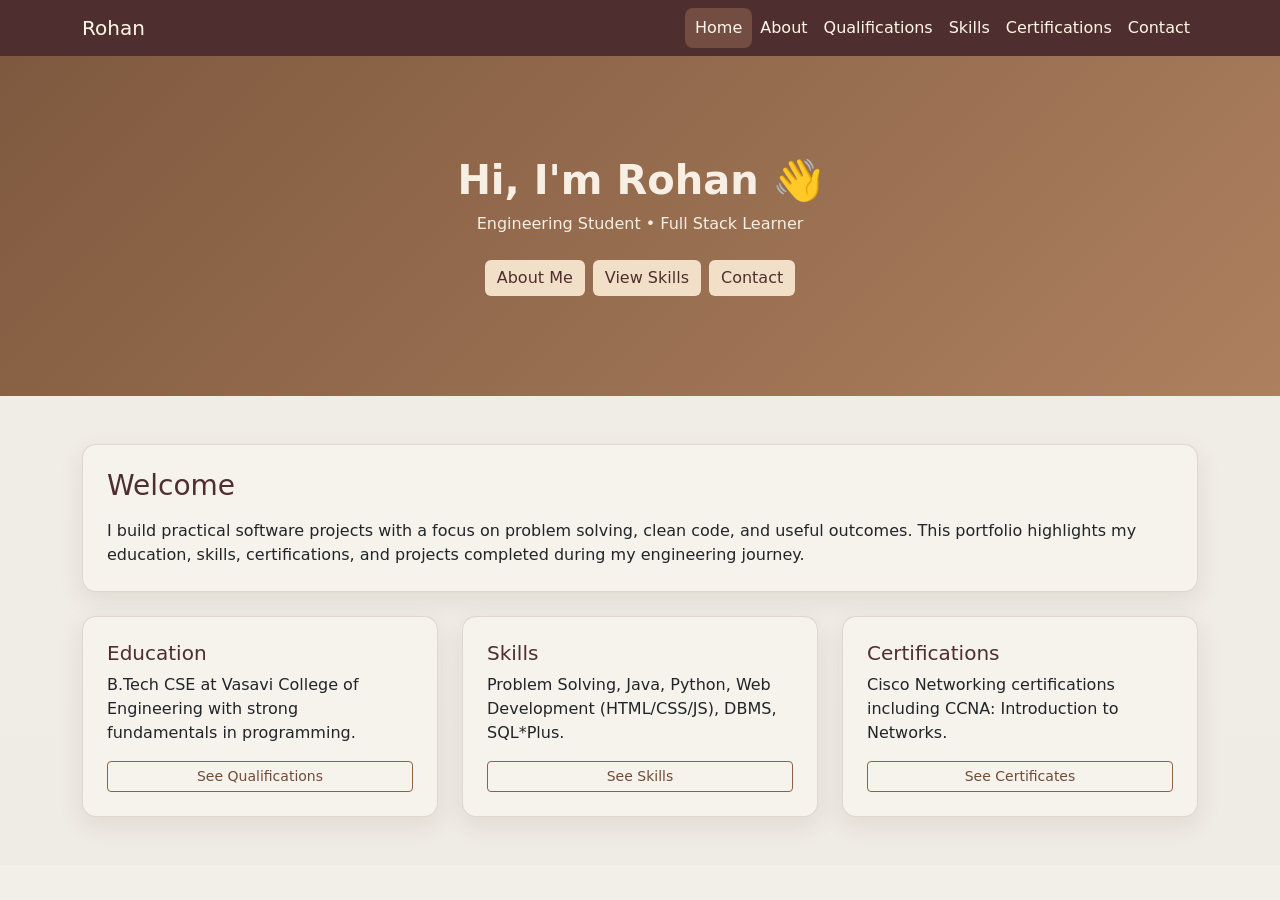
<file: index.html>
<!DOCTYPE html>
<html lang="en">

<head>
    <meta charset="UTF-8">
    <title>Portfolio</title>
    <link href="https://cdn.jsdelivr.net/npm/bootstrap@5.3.0/dist/css/bootstrap.min.css" rel="stylesheet">
    <link rel="stylesheet" href="theme.css">
</head>

<body>

    <!-- Navbar -->
    <nav class="navbar navbar-expand-lg navbar-dark bg-dark">
        <div class="container">
            <a class="navbar-brand">Rohan</a>
            <button class="navbar-toggler" data-bs-toggle="collapse" data-bs-target="#menu">
                <span class="navbar-toggler-icon"></span>
            </button>

            <div class="collapse navbar-collapse" id="menu">
                <ul class="navbar-nav ms-auto">
                    <li class="nav-item"><a class="nav-link active" href="index.html">Home</a></li>
                    <li class="nav-item"><a class="nav-link" href="about.html">About</a></li>
                    <li class="nav-item"><a class="nav-link" href="qualifications.html">Qualifications</a></li>
                    <li class="nav-item"><a class="nav-link" href="skills.html">Skills</a></li>
                    <li class="nav-item"><a class="nav-link" href="certifications.html">Certifications</a></li>
                    <li class="nav-item"><a class="nav-link" href="contact.html">Contact</a></li>
                </ul>
            </div>
        </div>
    </nav>

    <!-- Hero -->
    <section class="hero text-center">
        <h1>Hi, I'm Rohan 👋</h1>
        <p class="mb-4">Engineering Student • Full Stack Learner</p>
        <div class="d-flex justify-content-center gap-2 flex-wrap">
            <a href="about.html" class="btn btn-primary">About Me</a>
            <a href="skills.html" class="btn btn-outline-primary">View Skills</a>
            <a href="contact.html" class="btn btn-primary">Contact</a>
        </div>
    </section>

    <section class="container my-5">
        <div class="card p-4 shadow-sm mb-4">
            <h3 class="mb-3">Welcome</h3>
            <p class="mb-0">
                I build practical software projects with a focus on problem solving, clean code, and useful outcomes.
                This portfolio highlights my education, skills, certifications, and projects completed during my engineering journey.
            </p>
        </div>

        <div class="row g-4">
            <div class="col-md-4">
                <div class="card p-4 h-100 shadow-sm">
                    <h5>Education</h5>
                    <p class="mb-3">B.Tech CSE at Vasavi College of Engineering with strong fundamentals in programming.</p>
                    <a href="qualifications.html" class="btn btn-outline-primary btn-sm">See Qualifications</a>
                </div>
            </div>

            <div class="col-md-4">
                <div class="card p-4 h-100 shadow-sm">
                    <h5>Skills</h5>
                    <p class="mb-3">Problem Solving, Java, Python, Web Development (HTML/CSS/JS), DBMS, SQL*Plus.</p>
                    <a href="skills.html" class="btn btn-outline-primary btn-sm">See Skills</a>
                </div>
            </div>

            <div class="col-md-4">
                <div class="card p-4 h-100 shadow-sm">
                    <h5>Certifications</h5>
                    <p class="mb-3">Cisco Networking certifications including CCNA: Introduction to Networks.</p>
                    <a href="certifications.html" class="btn btn-outline-primary btn-sm">See Certificates</a>
                </div>
            </div>
        </div>
    </section>

    <script src="https://cdn.jsdelivr.net/npm/bootstrap@5.3.0/dist/js/bootstrap.bundle.min.js"></script>

   
</body>

</html>
</file>
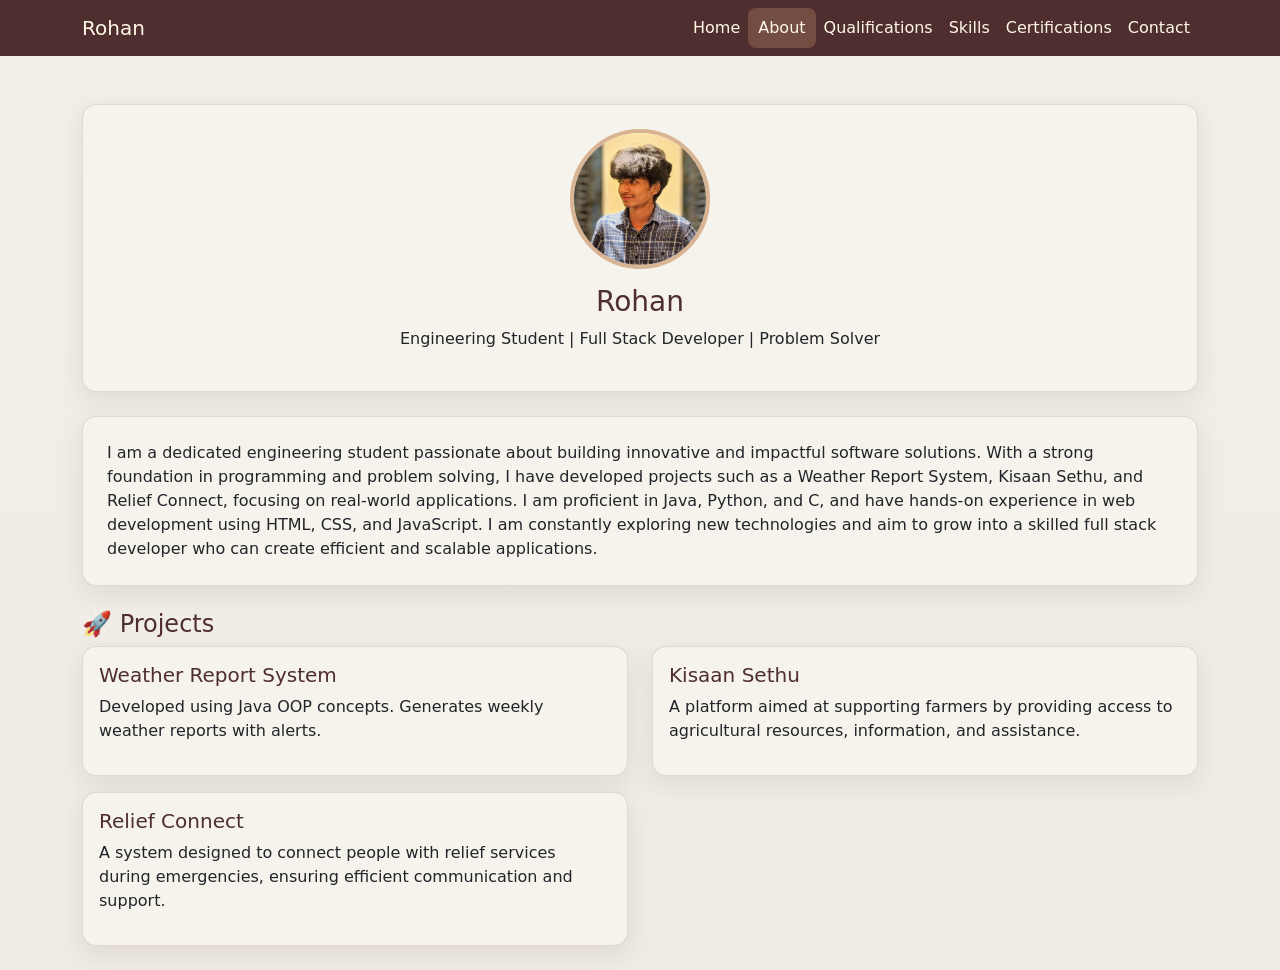
<file: about.html>
<!DOCTYPE html>
<html lang="en">

<head>
    <meta charset="UTF-8">
    <title>About</title>
    <link href="https://cdn.jsdelivr.net/npm/bootstrap@5.3.0/dist/css/bootstrap.min.css" rel="stylesheet">
    <link href="https://cdn.jsdelivr.net/npm/bootstrap-icons@1.11.3/font/bootstrap-icons.css" rel="stylesheet">
    <link rel="stylesheet" href="theme.css">

</head>

<body>

    <!-- Navbar -->
    <nav class="navbar navbar-expand-lg navbar-dark bg-dark">
        <div class="container">
            <a class="navbar-brand">Rohan</a>

            <button class="navbar-toggler" data-bs-toggle="collapse" data-bs-target="#menu">
                <span class="navbar-toggler-icon"></span>
            </button>

            <div class="collapse navbar-collapse" id="menu">
                <ul class="navbar-nav ms-auto">
                    <li class="nav-item"><a class="nav-link" href="index.html">Home</a></li>
                    <li class="nav-item"><a class="nav-link active" href="about.html">About</a></li>
                    <li class="nav-item"><a class="nav-link" href="qualifications.html">Qualifications</a></li>
                    <li class="nav-item"><a class="nav-link" href="skills.html">Skills</a></li>
                    <li class="nav-item"><a class="nav-link" href="certifications.html">Certifications</a></li>
                    <li class="nav-item"><a class="nav-link" href="contact.html">Contact</a></li>
                </ul>
            </div>
        </div>
    </nav>

    <div class="container mt-5">

        <!-- Profile -->
        <div class="card text-center p-4 shadow mb-4">
            <img src="assets/pic.jpeg" alt="Rohan profile photo" class="profile-photo rounded-circle mb-3">
            <h3>Rohan</h3>
            <p>Engineering Student | Full Stack Developer | Problem Solver</p>
        </div>

        <div class="card p-4 shadow mb-4">
            <p class="mb-0">
                I am a dedicated engineering student passionate about building innovative and impactful software solutions. With a strong foundation in programming and problem solving, I have developed projects such as a Weather Report System, Kisaan Sethu, and Relief Connect, focusing on real-world applications. I am proficient in Java, Python, and C, and have hands-on experience in web development using HTML, CSS, and JavaScript. I am constantly exploring new technologies and aim to grow into a skilled full stack developer who can create efficient and scalable applications.
            </p>
        </div>

        <!-- Projects -->
        <!-- Projects -->
        <h4 class="section-title">🚀 Projects</h4>
        <div class="row mb-4">

            <div class="col-md-6">
                <div class="card p-3 shadow">
                    <h5>Weather Report System</h5>
                    <p>Developed using Java OOP concepts. Generates weekly weather reports with alerts.</p>
                </div>
            </div>

            <div class="col-md-6">
                <div class="card p-3 shadow">
                    <h5>Kisaan Sethu</h5>
                    <p>A platform aimed at supporting farmers by providing access to agricultural resources,
                        information, and assistance.</p>
                </div>
            </div>

            <div class="col-md-6 mt-3">
                <div class="card p-3 shadow">
                    <h5>Relief Connect</h5>
                    <p>A system designed to connect people with relief services during emergencies, ensuring efficient
                        communication and support.</p>
                </div>
            </div>

        </div>

    </div>

    <script src="https://cdn.jsdelivr.net/npm/bootstrap@5.3.0/dist/js/bootstrap.bundle.min.js"></script>

</body>

</html>
</file>
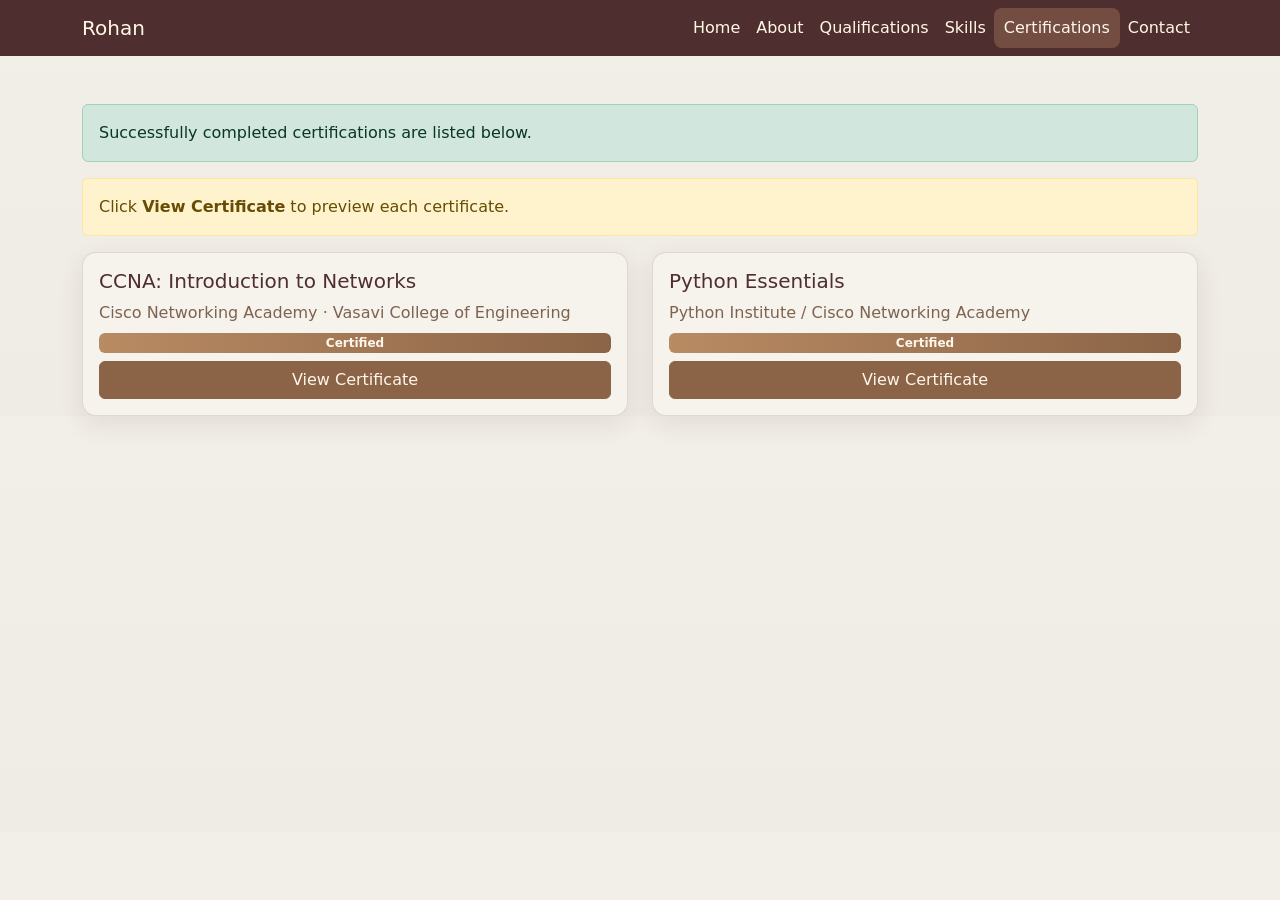
<file: certifications.html>
<!DOCTYPE html>
<html>

<head>
    <title>Certifications</title>
    <link rel="stylesheet" href="https://cdn.jsdelivr.net/npm/bootstrap@5.3.0/dist/css/bootstrap.min.css">
    <link rel="stylesheet" href="theme.css">
</head>

<body>

    <nav class="navbar navbar-expand-lg navbar-dark bg-dark">
        <div class="container">
            <a class="navbar-brand">Rohan</a>

            <button class="navbar-toggler" data-bs-toggle="collapse" data-bs-target="#menu">
                <span class="navbar-toggler-icon"></span>
            </button>

            <div class="collapse navbar-collapse" id="menu">
                <ul class="navbar-nav ms-auto">
                    <li class="nav-item"><a class="nav-link" href="index.html">Home</a></li>
                    <li class="nav-item"><a class="nav-link" href="about.html">About</a></li>
                    <li class="nav-item"><a class="nav-link" href="qualifications.html">Qualifications</a></li>
                    <li class="nav-item"><a class="nav-link" href="skills.html">Skills</a></li>
                    <li class="nav-item"><a class="nav-link active" href="certifications.html">Certifications</a></li>
                    <li class="nav-item"><a class="nav-link" href="contact.html">Contact</a></li>
                </ul>
            </div>
        </div>
    </nav>

    <div class="container mt-5">

        <div class="alert alert-success" role="alert">
            Successfully completed certifications are listed below.
        </div>

        <div class="alert alert-warning" role="alert">
            Click <strong>View Certificate</strong> to preview each certificate.
        </div>

        <div class="row g-4">
            <div class="col-md-6">
                <div class="card p-3 shadow h-100">
                    <h5>CCNA: Introduction to Networks</h5>
                    <p class="mb-2 text-muted">Cisco Networking Academy · Vasavi College of Engineering</p>
                    <span class="badge bg-success">Certified</span>

                    <button class="btn btn-primary mt-2" data-bs-toggle="modal" data-bs-target="#modal">
                        View Certificate
                    </button>
                </div>
            </div>

            <div class="col-md-6">
                <div class="card p-3 shadow h-100">
                    <h5>Python Essentials</h5>
                    <p class="mb-2 text-muted">Python Institute / Cisco Networking Academy</p>
                    <span class="badge bg-success">Certified</span>

                    <button class="btn btn-primary mt-2" data-bs-toggle="modal" data-bs-target="#pythonModal">
                        View Certificate
                    </button>
                </div>
            </div>
        </div>

    </div>

    <!-- Modal -->
    <div class="modal fade" id="modal" tabindex="-1" aria-hidden="true">
        <div class="modal-dialog modal-lg modal-dialog-centered">
            <div class="modal-content p-3">
                <h4>CCNA Certificate</h4>
                <img src="assets/c1.png" class="img-fluid rounded border" alt="CCNA Introduction to Networks Certificate">
                <p class="small text-muted mt-2 mb-0">If image is not visible, place your certificate file at <strong>assignment-2/images/ccna-introduction-to-networks.png</strong>.</p>
            </div>
        </div>
    </div>

    <div class="modal fade" id="pythonModal" tabindex="-1" aria-hidden="true">
        <div class="modal-dialog modal-lg modal-dialog-centered">
            <div class="modal-content p-3">
                <h4>Python Essentials Certificate</h4>
                <img src="assets/c-2.png" class="img-fluid rounded border" alt="Python Essentials Certificate">
                <p class="small text-muted mt-2 mb-0">Place the file at <strong>assignment-2/images/python-essentials.png</strong> to show preview.</p>
            </div>
        </div>
    </div>

    <script src="https://cdn.jsdelivr.net/npm/bootstrap@5.3.0/dist/js/bootstrap.bundle.min.js"></script>
</body>

</html>
</file>
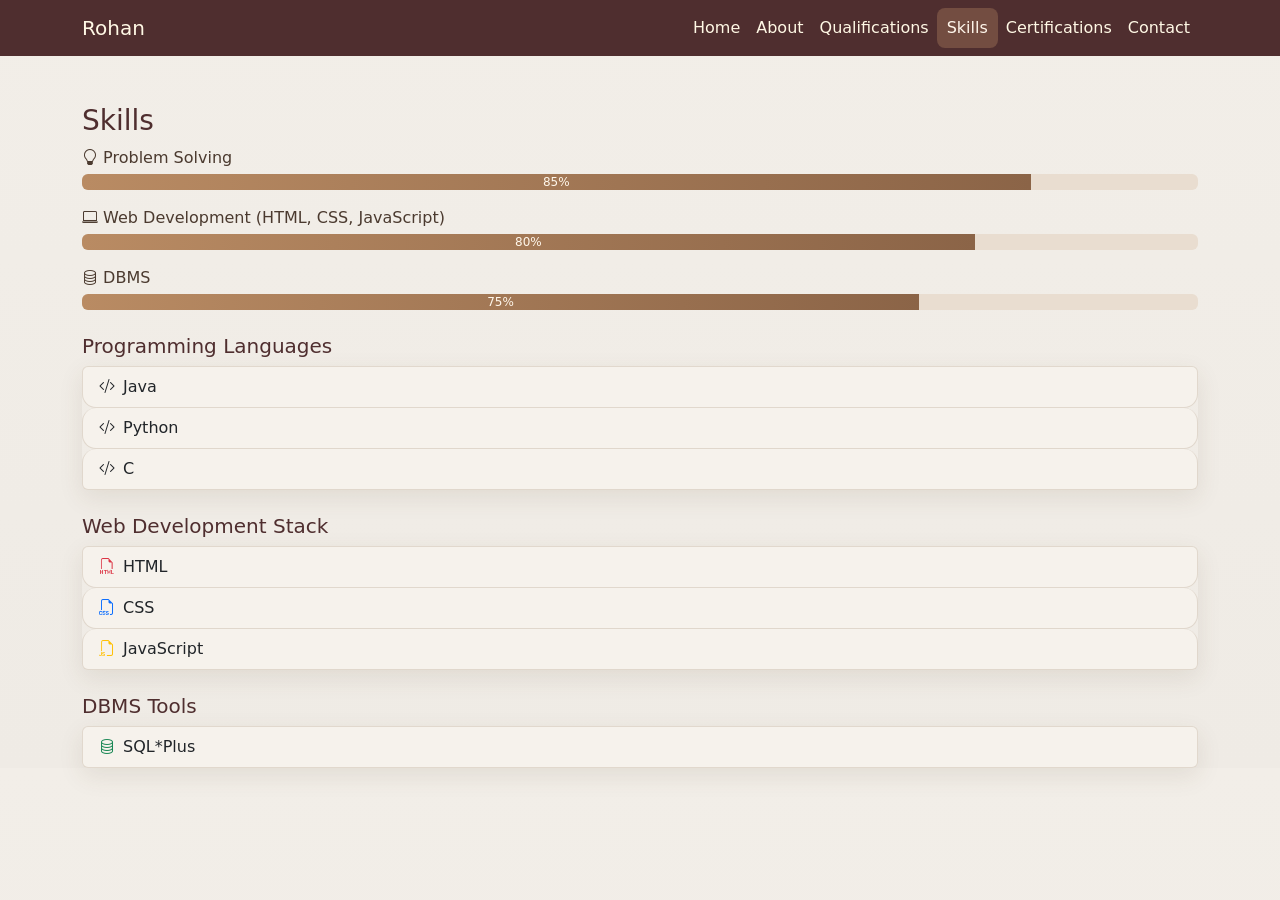
<file: skills.html>
<!DOCTYPE html>
<html>

<head>
    <title>Skills</title>
    <link rel="stylesheet" href="https://cdn.jsdelivr.net/npm/bootstrap@5.3.0/dist/css/bootstrap.min.css">
    <link rel="stylesheet" href="https://cdn.jsdelivr.net/npm/bootstrap-icons@1.11.3/font/bootstrap-icons.css">
    <link rel="stylesheet" href="theme.css">
</head>

<body>

    <nav class="navbar navbar-expand-lg navbar-dark bg-dark">
        <div class="container">
            <a class="navbar-brand">Rohan</a>

            <button class="navbar-toggler" data-bs-toggle="collapse" data-bs-target="#menu">
                <span class="navbar-toggler-icon"></span>
            </button>

            <div class="collapse navbar-collapse" id="menu">
                <ul class="navbar-nav ms-auto">
                    <li class="nav-item"><a class="nav-link" href="index.html">Home</a></li>
                    <li class="nav-item"><a class="nav-link" href="about.html">About</a></li>
                    <li class="nav-item"><a class="nav-link" href="qualifications.html">Qualifications</a></li>
                    <li class="nav-item"><a class="nav-link active" href="skills.html">Skills</a></li>
                    <li class="nav-item"><a class="nav-link" href="certifications.html">Certifications</a></li>
                    <li class="nav-item"><a class="nav-link" href="contact.html">Contact</a></li>
                </ul>
            </div>
        </div>
    </nav>

    <div class="container mt-5">

        <h3>Skills</h3>

        <div class="mb-3">
            <p class="mb-1"><i class="bi bi-lightbulb"></i> Problem Solving</p>
            <div class="progress">
                <div class="progress-bar bg-success" style="width:85%">85%</div>
            </div>
        </div>

        <div class="mb-3">
            <p class="mb-1"><i class="bi bi-laptop"></i> Web Development (HTML, CSS, JavaScript)</p>
            <div class="progress">
                <div class="progress-bar bg-info" style="width:80%">80%</div>
            </div>
        </div>

        <div class="mb-4">
            <p class="mb-1"><i class="bi bi-database"></i> DBMS</p>
            <div class="progress">
                <div class="progress-bar bg-warning" style="width:75%">75%</div>
            </div>
        </div>

        <h5 class="mt-4">Programming Languages</h5>
        <ul class="list-group shadow mb-4">
            <li class="list-group-item"><i class="bi bi-code-slash me-2"></i>Java</li>
            <li class="list-group-item"><i class="bi bi-code-slash me-2"></i>Python</li>
            <li class="list-group-item"><i class="bi bi-code-slash me-2"></i>C</li>
        </ul>

        <h5>Web Development Stack</h5>
        <ul class="list-group shadow">
            <li class="list-group-item"><i class="bi bi-filetype-html me-2 text-danger"></i>HTML</li>
            <li class="list-group-item"><i class="bi bi-filetype-css me-2 text-primary"></i>CSS</li>
            <li class="list-group-item"><i class="bi bi-filetype-js me-2 text-warning"></i>JavaScript</li>
        </ul>

        <h5 class="mt-4">DBMS Tools</h5>
        <ul class="list-group shadow">
            <li class="list-group-item"><i class="bi bi-database me-2 text-success"></i>SQL*Plus</li>
        </ul>

    </div>

    <script src="https://cdn.jsdelivr.net/npm/bootstrap@5.3.0/dist/js/bootstrap.bundle.min.js"></script>
</body>

</html>
</file>
<file: theme.css>
:root {
  --cream-bg: #efebe5;
  --cream-surface: #f6f2ec;
  --yellow-soft: #b48762;
  --yellow-main: #9c7150;
  --yellow-deep: #6f4c38;
  --brown-deep: #4f2e2f;
  --text-main: #4b3a2f;
}

body {
  background: linear-gradient(180deg, #f2eee8 0%, var(--cream-bg) 100%);
  color: var(--text-main);
}

.navbar.bg-dark {
  background-color: var(--brown-deep) !important;
}

.navbar-brand,
.navbar-dark .navbar-nav .nav-link {
  color: #fff8e5 !important;
}

.navbar-dark .navbar-nav .nav-link.active,
.navbar-dark .navbar-nav .nav-link:hover {
  color: #fff6eb !important;
  background: rgba(180, 135, 98, 0.35);
  border-radius: 8px;
  padding-left: 10px;
  padding-right: 10px;
}

.hero {
  background: linear-gradient(135deg, #7f593f, #ad805f);
  color: #f7efe4;
  padding: 100px 0;
}

.hero h1 {
  font-weight: 700;
}

.hero .btn {
  border: none;
  background: #f2dfc8;
  color: var(--brown-deep);
}

.hero .btn:hover {
  background: #e8cfaf;
}

.card,
.list-group-item,
.modal-content,
form.shadow,
.table {
  background: var(--cream-surface);
  border: 1px solid rgba(139, 109, 81, 0.2);
  border-radius: 14px;
}

.card,
form.shadow,
.table.shadow,
.list-group.shadow {
  box-shadow: 0 8px 24px rgba(87, 64, 44, 0.1) !important;
}

.section-title,
h3,
h4,
h5,
label {
  color: var(--brown-deep);
}

.text-muted {
  color: #7d6350 !important;
}

.table-dark {
  --bs-table-bg: #76553c;
  --bs-table-color: #f8efe2;
}

.table-striped > tbody > tr:nth-of-type(odd) > * {
  --bs-table-accent-bg: #f3ece3;
}

.table-hover > tbody > tr:hover > * {
  --bs-table-accent-bg: #eadfce;
}

.progress {
  background-color: #e9ddd0;
}

.progress-bar,
.bg-success,
.bg-info,
.bg-warning {
  background: linear-gradient(90deg, #b98b63, #8b6447) !important;
  color: #fff7eb !important;
}

.badge.bg-success,
.badge.bg-secondary,
.badge.bg-info,
.badge.bg-warning {
  background-color: #8b6447 !important;
  color: #fdf3e6;
}

.btn-primary,
.btn-success {
  background-color: #8b6447;
  border-color: #8b6447;
  color: #fff7eb;
}

.btn-primary:hover,
.btn-success:hover,
.btn-outline-primary:hover {
  background-color: #6f4c38;
  border-color: #6f4c38;
  color: #fff7eb;
}

.btn-outline-primary {
  border-color: #8b6447;
  color: #6f4c38;
}

.form-control,
.form-select,
textarea {
  border: 1px solid #d6c3ad;
  background: #fbf8f2;
}

.form-control:focus,
.form-select:focus,
textarea:focus {
  border-color: #a37856;
  box-shadow: 0 0 0 0.2rem rgba(163, 120, 86, 0.2);
}

.profile-photo {
  width: 140px;
  height: 140px;
  display: block;
  margin: 0 auto 12px;
  object-fit: cover;
  object-position: center;
  border: 4px solid #d8b493;
  background: #efe4d6;
}
</file>
